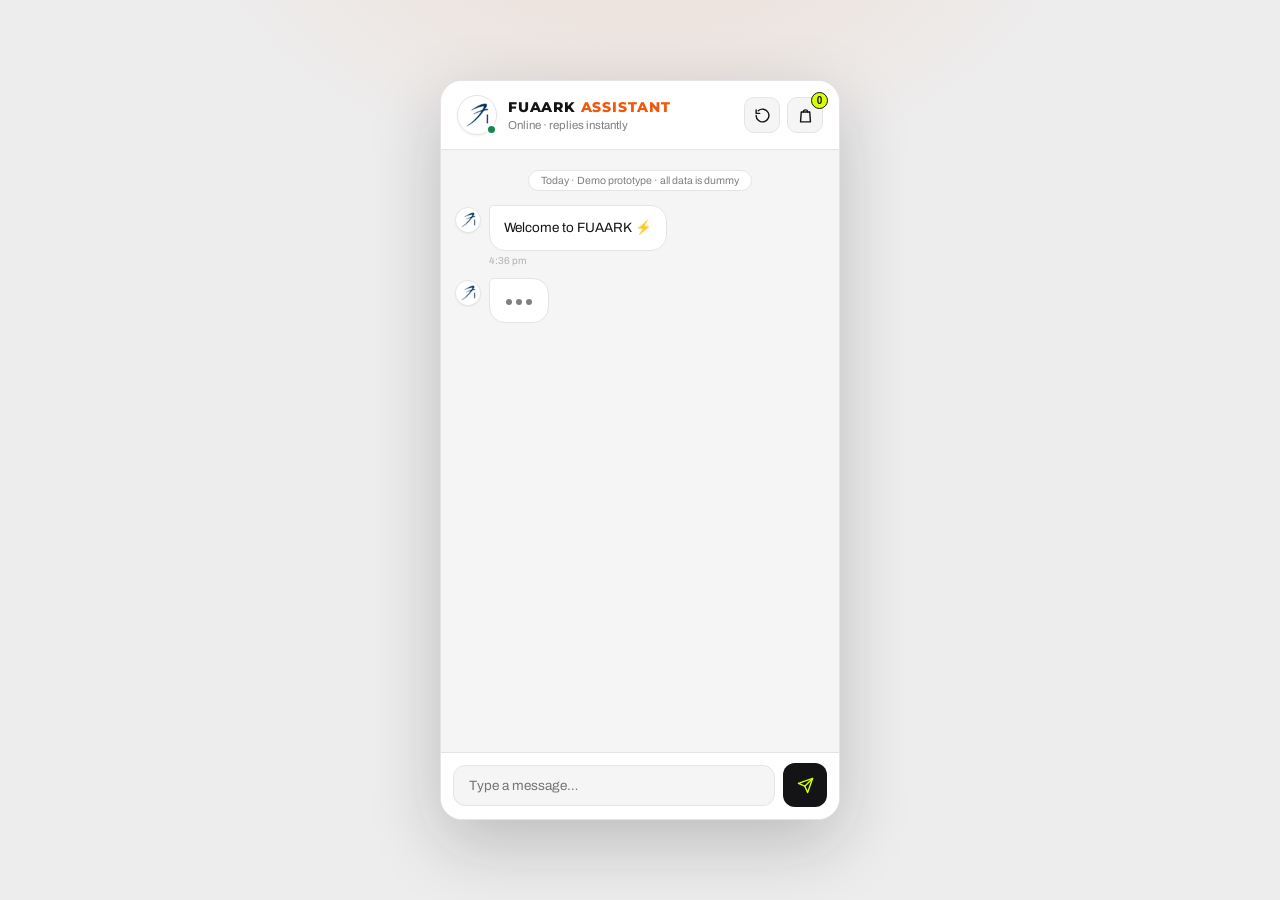
<file: index.html>
<!DOCTYPE html>
<html lang="en">
<head>
  <meta charset="UTF-8">
  <meta http-equiv="refresh" content="0; url=ecommerce-chatbot-12/">
  <meta name="viewport" content="width=device-width, initial-scale=1.0">
  <title>FUAARK Shopping Assistant — Redirecting...</title>
  <script>
    window.location.replace("ecommerce-chatbot-12/");
  </script>
</head>
<body style="font-family: -apple-system, BlinkMacSystemFont, 'Segoe UI', Roboto, sans-serif; display: grid; place-items: center; min-height: 100vh; margin: 0; background: #ededed; color: #141416;">
  <div style="text-align: center; padding: 24px;">
    <h2>FUAARK Shopping Assistant</h2>
    <p>Redirecting to <a href="ecommerce-chatbot-12/" style="color: #ef590c; font-weight: 600;">ecommerce-chatbot-12/</a>...</p>
  </div>
</body>
</html>
</file>
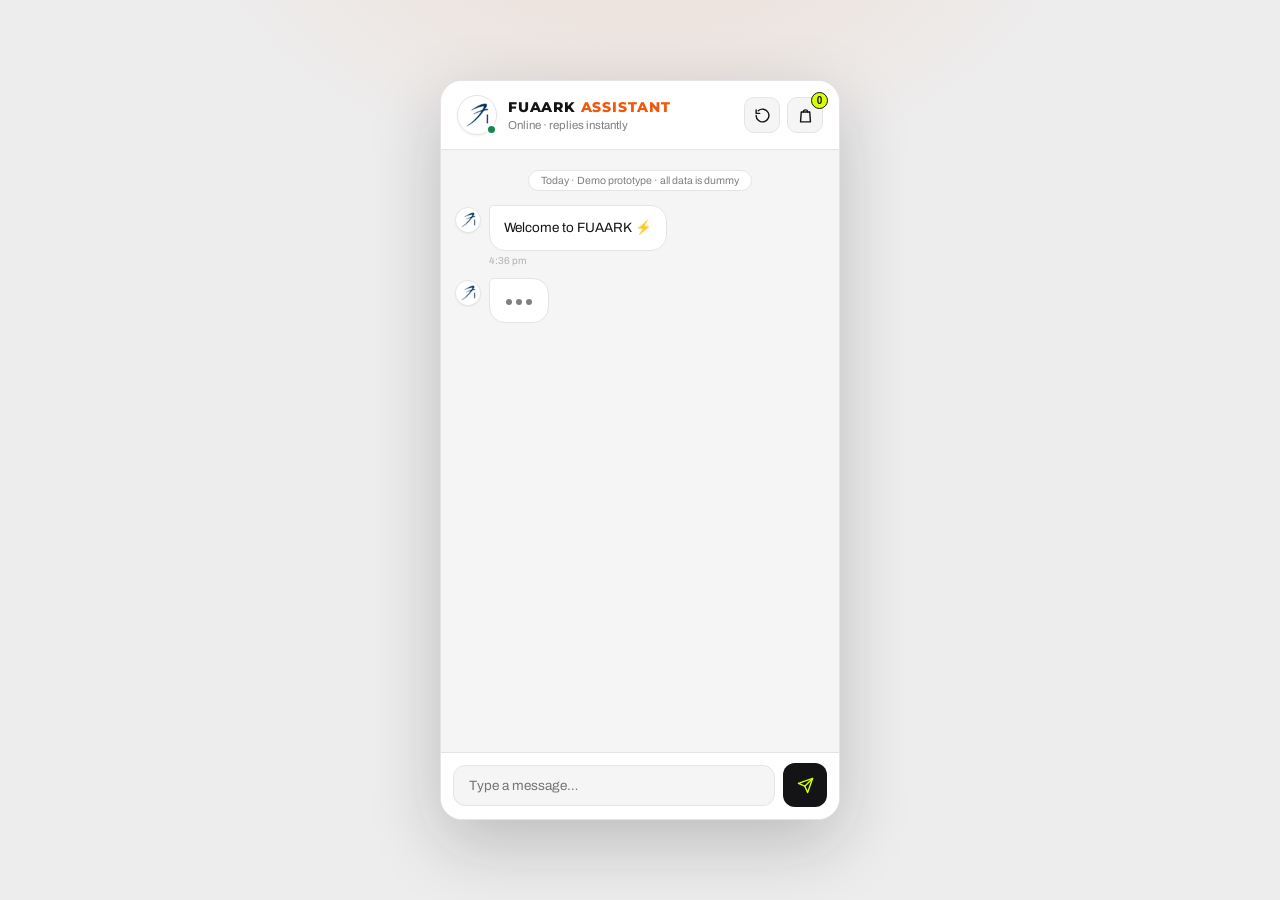
<file: ecommerce-chatbot-12/index.html>
<!DOCTYPE html>
<html lang="en">
<head>
  <meta charset="UTF-8" />
  <meta name="viewport" content="width=device-width, initial-scale=1.0" />
  <title>FUAARK — Shopping Assistant</title>
  <link rel="preconnect" href="https://fonts.googleapis.com" />
  <link rel="preconnect" href="https://fonts.gstatic.com" crossorigin />
  <link href="https://fonts.googleapis.com/css2?family=Archivo:wght@400;500;600;700;800&family=Montserrat:wght@600;700;800&display=swap" rel="stylesheet" />
  <link rel="stylesheet" href="css/styles.css" />
</head>
<body>
  <!--
    Embeddable chat block — mobile sized.
    Drop into any site with:
      <iframe src="…/e-shopping-chat-bot/index.html" style="width:400px;height:720px;border:0" title="FUAARK Assistant"></iframe>
  -->
  <main class="chat-shell">
    <header class="chat-header">
      <div class="peer">
        <div class="peer-avatar">
          <img src="logo.png" alt="FUAARK Assistant" class="peer-avatar-img" />
          <span class="peer-dot"></span>
        </div>
        <div class="peer-meta">
          <strong>FUAARK <em>Assistant</em></strong>
          <small id="peer-status">Online · replies instantly</small>
        </div>
      </div>
      <div class="header-actions">
        <button class="icon-btn" id="restart-btn" title="Restart demo">
          <svg viewBox="0 0 24 24" width="17" height="17" fill="none" stroke="currentColor" stroke-width="2" stroke-linecap="round" stroke-linejoin="round"><path d="M3 12a9 9 0 1 0 3-6.7"/><path d="M3 4v5h5"/></svg>
        </button>
        <button class="icon-btn bag-btn" id="bag-btn" title="Your bag">
          <svg viewBox="0 0 24 24" width="17" height="17" fill="none" stroke="currentColor" stroke-width="2" stroke-linecap="round" stroke-linejoin="round"><path d="M6 7h12l1 14H5L6 7Z"/><path d="M9 7a3 3 0 0 1 6 0"/></svg>
          <span class="bag-count" id="bag-count" hidden>0</span>
        </button>
      </div>
    </header>

    <section class="messages" id="messages" aria-live="polite"></section>

    <footer class="composer">
      <div class="input-row">
        <input type="text" id="composer-input" placeholder="Type a message…" autocomplete="off" />
        <button class="send-btn" id="send-btn" title="Send">
          <svg viewBox="0 0 24 24" width="17" height="17" fill="none" stroke="currentColor" stroke-width="2" stroke-linecap="round" stroke-linejoin="round"><path d="m22 2-7 20-4-9-9-4Z"/><path d="M22 2 11 13"/></svg>
        </button>
      </div>
    </footer>
  </main>

  <script src="js/data.js"></script>
  <script src="js/app.js"></script>
</body>
</html>
</file>
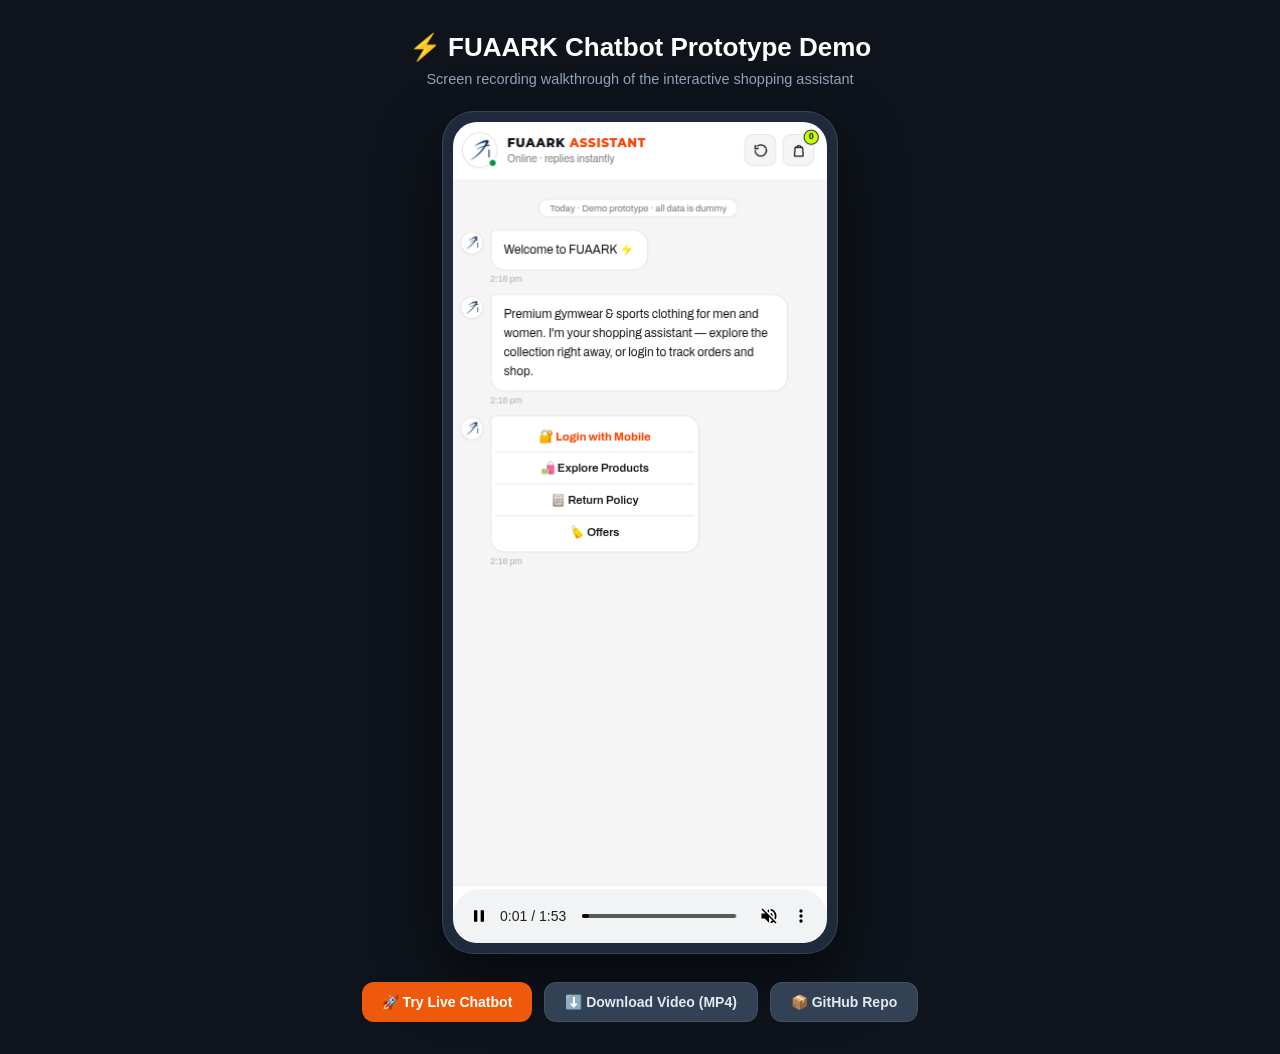
<file: ChatbotPrototype/Website/index.html>
<!DOCTYPE html>
<html lang="en">
<head>
  <meta charset="UTF-8" />
  <meta name="viewport" content="width=device-width, initial-scale=1.0" />
  <title>FUAARK Chatbot — Video Preview</title>
  <style>
    * { box-sizing: border-box; margin: 0; padding: 0; }
    body {
      font-family: -apple-system, BlinkMacSystemFont, "Segoe UI", Roboto, sans-serif;
      background: #0f141c;
      color: #f1f5f9;
      display: flex;
      flex-direction: column;
      align-items: center;
      min-height: 100vh;
      padding: 32px 16px;
    }
    header {
      text-align: center;
      margin-bottom: 24px;
    }
    h1 {
      font-size: 26px;
      font-weight: 800;
      color: #fff;
      display: flex;
      align-items: center;
      justify-content: center;
      gap: 10px;
    }
    p.subtitle {
      color: #94a3b8;
      font-size: 14.5px;
      margin-top: 8px;
    }
    .video-wrapper {
      background: #1e293b;
      padding: 10px;
      border-radius: 32px;
      box-shadow: 0 25px 60px rgba(0, 0, 0, 0.6);
      max-width: 396px;
      width: 100%;
      border: 1px solid rgba(255, 255, 255, 0.12);
    }
    video {
      width: 100%;
      height: auto;
      border-radius: 24px;
      display: block;
      background: #000;
    }
    .nav-links {
      display: flex;
      flex-wrap: wrap;
      gap: 12px;
      margin-top: 28px;
      justify-content: center;
    }
    .btn {
      padding: 11px 20px;
      border-radius: 12px;
      font-size: 14px;
      font-weight: 600;
      text-decoration: none;
      transition: all 0.2s;
      display: inline-flex;
      align-items: center;
      gap: 6px;
    }
    .btn-primary {
      background: #ef590c;
      color: #fff;
    }
    .btn-secondary {
      background: #334155;
      color: #e2e8f0;
      border: 1px solid rgba(255, 255, 255, 0.08);
    }
    .btn:hover {
      opacity: 0.92;
      transform: translateY(-1px);
    }
  </style>
</head>
<body>
  <header>
    <h1>⚡ FUAARK Chatbot Prototype Demo</h1>
    <p class="subtitle">Screen recording walkthrough of the interactive shopping assistant</p>
  </header>

  <div class="video-wrapper">
    <video controls autoplay muted playsinline poster="Screenshot from 2026-10-11 14-16-47.png">
      <source src="fuaark-demo.mp4" type="video/mp4" />
      <source src="fuaark-2026-10-11_13.59.53" type="video/webm" />
      Your browser does not support the video tag.
    </video>
  </div>

  <div class="nav-links">
    <a href="../../ecommerce-chatbot-12/" class="btn btn-primary">🚀 Try Live Chatbot</a>
    <a href="fuaark-demo.mp4" download class="btn btn-secondary">⬇️ Download Video (MP4)</a>
    <a href="https://github.com/SV96/Chat-Bot" class="btn btn-secondary">📦 GitHub Repo</a>
  </div>
</body>
</html>
</file>
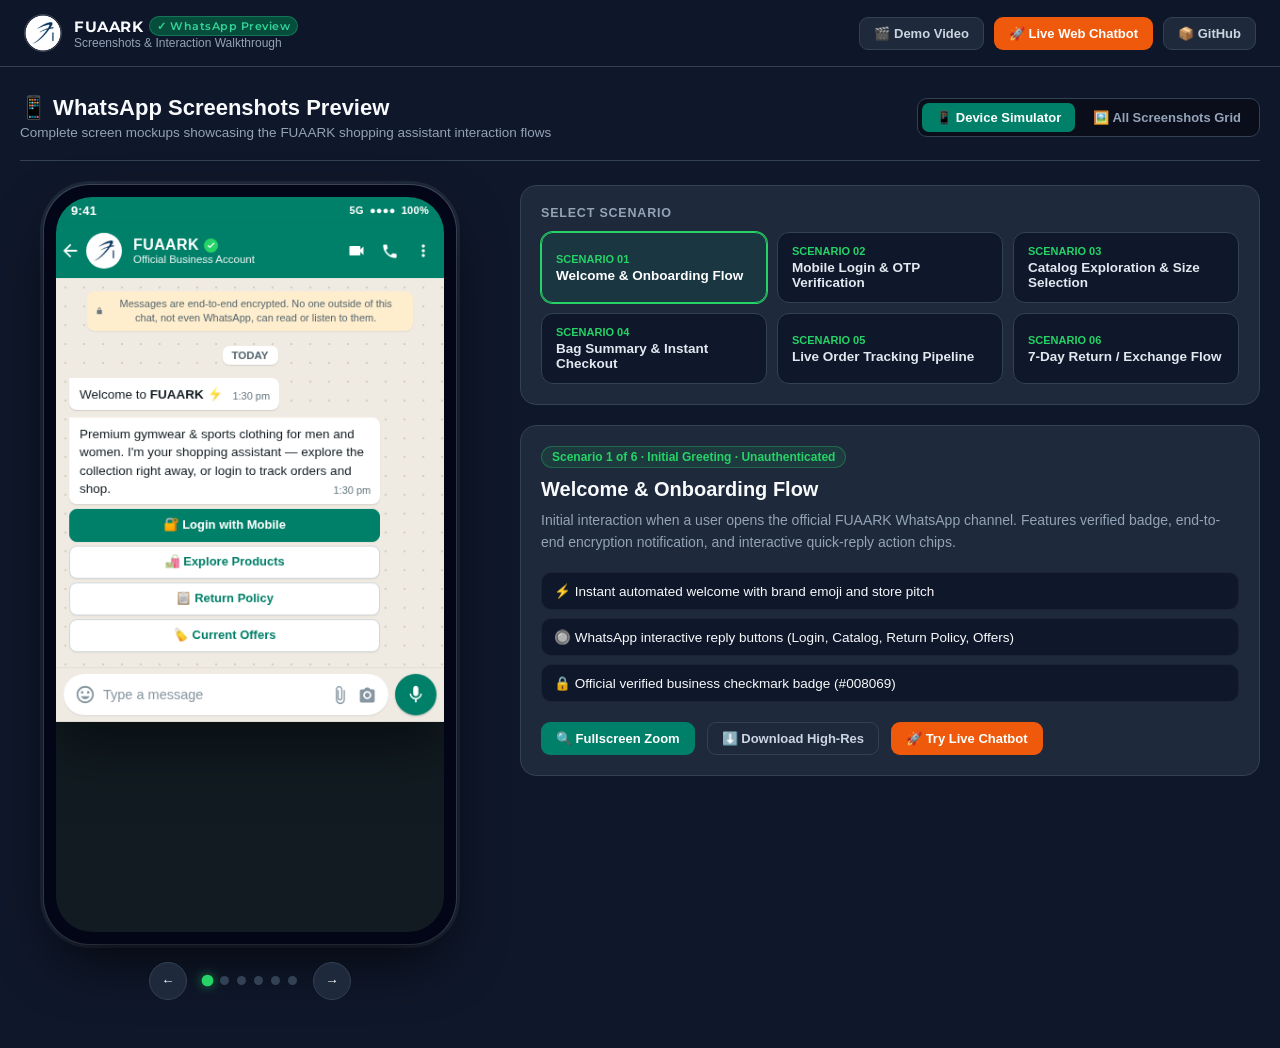
<file: ChatbotPrototype/Whastapp/index.html>
<!DOCTYPE html>
<html lang="en">
<head>
  <meta charset="UTF-8" />
  <meta name="viewport" content="width=device-width, initial-scale=1.0" />
  <title>FUAARK — WhatsApp Screenshots Preview</title>
  <link rel="preconnect" href="https://fonts.googleapis.com" />
  <link rel="preconnect" href="https://fonts.gstatic.com" crossorigin />
  <link href="https://fonts.googleapis.com/css2?family=Archivo:wght@400;500;600;700;800&family=Montserrat:wght@600;700;800&display=swap" rel="stylesheet" />
  <style>
    :root {
      --wa-dark-green: #075e54;
      --wa-green: #008069;
      --wa-light-green: #25d366;
      --wa-teal: #128c7e;
      --wa-bg: #111b21;
      --surface: #0f172a;
      --surface-light: #1e293b;
      --border: #334155;
      --text: #f8fafc;
      --text-muted: #94a3b8;
      --accent: #ef590c;
    }

    * { box-sizing: border-box; margin: 0; padding: 0; }

    body {
      font-family: -apple-system, BlinkMacSystemFont, "Segoe UI", Roboto, "Helvetica Neue", sans-serif;
      background: var(--surface);
      color: var(--text);
      min-height: 100vh;
      display: flex;
      flex-direction: column;
    }

    header.site-header {
      background: rgba(15, 23, 42, 0.88);
      backdrop-filter: blur(12px);
      border-bottom: 1px solid var(--border);
      position: sticky;
      top: 0;
      z-index: 50;
      padding: 14px 24px;
      display: flex;
      justify-content: space-between;
      align-items: center;
    }

    .brand {
      display: flex;
      align-items: center;
      gap: 12px;
    }

    .brand img.logo {
      width: 38px;
      height: 38px;
      border-radius: 50%;
      border: 1px solid rgba(255, 255, 255, 0.2);
    }

    .brand-title strong {
      font-family: 'Montserrat', sans-serif;
      font-size: 15px;
      letter-spacing: 0.5px;
      display: flex;
      align-items: center;
      gap: 6px;
    }

    .wa-badge {
      display: inline-flex;
      align-items: center;
      gap: 4px;
      background: #064e3b;
      color: #34d399;
      font-size: 11px;
      font-weight: 600;
      padding: 2px 7px;
      border-radius: 12px;
      border: 1px solid rgba(52, 211, 153, 0.3);
    }

    .brand-title small {
      color: var(--text-muted);
      font-size: 12px;
      display: block;
    }

    .header-links {
      display: flex;
      align-items: center;
      gap: 10px;
    }

    .btn {
      padding: 8px 14px;
      border-radius: 9px;
      font-size: 13px;
      font-weight: 600;
      text-decoration: none;
      transition: all 0.2s;
      display: inline-flex;
      align-items: center;
      gap: 6px;
      cursor: pointer;
      border: 1px solid transparent;
    }

    .btn-primary { background: var(--accent); color: #fff; }
    .btn-primary:hover { background: #d94b06; }

    .btn-wa { background: var(--wa-green); color: #fff; }
    .btn-wa:hover { background: #009378; }

    .btn-outline {
      background: #1e293b;
      color: #cbd5e1;
      border-color: var(--border);
    }
    .btn-outline:hover { background: #334155; color: #fff; }

    main.container {
      flex: 1;
      max-width: 1300px;
      margin: 0 auto;
      padding: 28px 20px 48px;
      width: 100%;
    }

    .top-controls {
      display: flex;
      flex-wrap: wrap;
      justify-content: space-between;
      align-items: center;
      gap: 16px;
      margin-bottom: 24px;
      border-bottom: 1px solid var(--border);
      padding-bottom: 20px;
    }

    .page-heading h1 {
      font-size: 22px;
      font-weight: 800;
      display: flex;
      align-items: center;
      gap: 8px;
    }

    .page-heading p {
      color: var(--text-muted);
      font-size: 13.5px;
      margin-top: 4px;
    }

    .view-tabs {
      display: flex;
      background: #090e1a;
      padding: 4px;
      border-radius: 10px;
      border: 1px solid var(--border);
      gap: 4px;
    }

    .view-tab {
      padding: 7px 14px;
      border-radius: 7px;
      font-size: 13px;
      font-weight: 600;
      background: transparent;
      color: var(--text-muted);
      border: none;
      cursor: pointer;
      transition: all 0.15s;
    }

    .view-tab.active {
      background: var(--wa-green);
      color: #fff;
    }

    .simulator-layout {
      display: grid;
      grid-template-columns: 460px 1fr;
      gap: 40px;
      align-items: start;
    }

    @media (max-width: 980px) {
      .simulator-layout {
        grid-template-columns: 1fr;
        justify-items: center;
      }
    }

    .phone-mockup-wrapper {
      position: sticky;
      top: 90px;
      display: flex;
      flex-direction: column;
      align-items: center;
    }

    .phone-device {
      width: 412px;
      border-radius: 46px;
      background: #020617;
      padding: 12px;
      box-shadow: 0 25px 60px -15px rgba(0, 0, 0, 0.8),
                  0 0 0 1px rgba(255, 255, 255, 0.15),
                  0 0 0 4px #1e293b;
    }

    .phone-screen {
      width: 100%;
      border-radius: 36px;
      overflow: hidden;
      background: #efeae2;
    }

    .phone-screen img {
      width: 100%;
      height: auto;
      display: block;
      transition: opacity 0.25s ease;
      cursor: zoom-in;
    }

    .mockup-controls {
      display: flex;
      align-items: center;
      justify-content: center;
      gap: 16px;
      margin-top: 18px;
    }

    .nav-arrow-btn {
      width: 38px;
      height: 38px;
      border-radius: 50%;
      background: var(--surface-light);
      border: 1px solid var(--border);
      color: #fff;
      display: flex;
      align-items: center;
      justify-content: center;
      cursor: pointer;
      transition: all 0.2s;
    }
    .nav-arrow-btn:hover {
      background: var(--wa-green);
      border-color: var(--wa-green);
    }

    .step-dots { display: flex; gap: 8px; }
    .step-dot {
      width: 9px; height: 9px;
      border-radius: 50%;
      background: #334155;
      cursor: pointer;
      transition: all 0.2s;
    }
    .step-dot.active {
      background: var(--wa-light-green);
      transform: scale(1.3);
      box-shadow: 0 0 8px rgba(37, 211, 102, 0.6);
    }

    .flow-details-panel {
      display: flex;
      flex-direction: column;
      gap: 20px;
    }

    .flow-picker-card, .flow-info-card {
      background: var(--surface-light);
      border: 1px solid var(--border);
      border-radius: 16px;
      padding: 20px;
    }

    .flow-picker-title {
      font-size: 12.5px;
      font-weight: 700;
      color: var(--text-muted);
      text-transform: uppercase;
      letter-spacing: 0.8px;
      margin-bottom: 12px;
    }

    .flow-buttons-grid {
      display: grid;
      grid-template-columns: repeat(auto-fill, minmax(220px, 1fr));
      gap: 10px;
    }

    .flow-select-btn {
      background: #0f172a;
      border: 1px solid var(--border);
      border-radius: 12px;
      padding: 12px 14px;
      text-align: left;
      color: #e2e8f0;
      cursor: pointer;
      transition: all 0.2s;
    }
    .flow-select-btn:hover {
      background: #1e293b;
      border-color: var(--wa-green);
    }
    .flow-select-btn.active {
      background: rgba(0, 128, 105, 0.15);
      border-color: var(--wa-light-green);
      color: #fff;
      box-shadow: 0 0 0 1px var(--wa-light-green);
    }
    .flow-select-btn .f-num {
      font-size: 11px;
      font-weight: 700;
      color: var(--wa-light-green);
      display: block;
    }
    .flow-select-btn .f-title {
      font-size: 13.5px;
      font-weight: 700;
      margin-top: 3px;
      display: block;
    }

    .flow-badge {
      display: inline-block;
      font-size: 12px;
      font-weight: 700;
      color: var(--wa-light-green);
      background: rgba(37, 211, 102, 0.1);
      border: 1px solid rgba(37, 211, 102, 0.3);
      padding: 3px 10px;
      border-radius: 20px;
      margin-bottom: 10px;
    }

    .flow-header h2 { font-size: 20px; font-weight: 800; margin-bottom: 8px; }
    .flow-header p { color: var(--text-muted); font-size: 14px; line-height: 1.6; }

    .features-list {
      margin: 18px 0;
      display: flex;
      flex-direction: column;
      gap: 8px;
    }

    .feature-item {
      display: flex;
      align-items: flex-start;
      gap: 10px;
      font-size: 13.5px;
      background: #0f172a;
      padding: 10px 12px;
      border-radius: 10px;
      border: 1px solid rgba(255, 255, 255, 0.05);
    }

    .action-row {
      display: flex;
      gap: 12px;
      margin-top: 20px;
      flex-wrap: wrap;
    }

    .grid-layout {
      display: grid;
      grid-template-columns: repeat(auto-fit, minmax(360px, 1fr));
      gap: 28px;
    }

    .grid-item {
      background: var(--surface-light);
      border: 1px solid var(--border);
      border-radius: 18px;
      overflow: hidden;
      display: flex;
      flex-direction: column;
      transition: transform 0.2s, box-shadow 0.2s;
    }
    .grid-item:hover {
      transform: translateY(-4px);
      box-shadow: 0 16px 36px rgba(0, 0, 0, 0.5);
      border-color: var(--wa-green);
    }
    .grid-img-wrap {
      background: #020617;
      padding: 14px;
      display: flex;
      justify-content: center;
      cursor: pointer;
    }
    .grid-img-wrap img {
      max-width: 100%;
      height: 480px;
      object-fit: contain;
      border-radius: 14px;
    }
    .grid-info {
      padding: 20px;
      flex: 1;
      display: flex;
      flex-direction: column;
      justify-content: space-between;
    }

    .lightbox {
      display: none;
      position: fixed;
      inset: 0;
      background: rgba(0, 0, 0, 0.92);
      z-index: 100;
      justify-content: center;
      align-items: center;
      padding: 24px;
      backdrop-filter: blur(8px);
    }
    .lightbox.active { display: flex; }
    .lightbox img {
      max-height: 92vh;
      max-width: 92vw;
      border-radius: 20px;
      box-shadow: 0 0 50px rgba(0, 0, 0, 0.8);
    }
    .lightbox-close {
      position: absolute;
      top: 20px;
      right: 24px;
      background: #1e293b;
      color: #fff;
      border: 1px solid var(--border);
      width: 44px;
      height: 44px;
      border-radius: 50%;
      font-size: 20px;
      cursor: pointer;
      display: grid;
      place-items: center;
    }
  </style>
</head>
<body>

  <header class="site-header">
    <div class="brand">
      <img src="../../ecommerce-chatbot-12/logo.png" alt="FUAARK" class="logo" />
      <div class="brand-title">
        <strong>FUAARK <span class="wa-badge">✓ WhatsApp Preview</span></strong>
        <small>Screenshots & Interaction Walkthrough</small>
      </div>
    </div>
    <div class="header-links">
      <a href="../Website/" class="btn btn-outline">🎬 Demo Video</a>
      <a href="../../ecommerce-chatbot-12/" class="btn btn-primary">🚀 Live Web Chatbot</a>
      <a href="https://github.com/SV96/Chat-Bot" class="btn btn-outline">📦 GitHub</a>
    </div>
  </header>

  <main class="container">
    <div class="top-controls">
      <div class="page-heading">
        <h1>📱 WhatsApp Screenshots Preview</h1>
        <p>Complete screen mockups showcasing the FUAARK shopping assistant interaction flows</p>
      </div>
      <div class="view-tabs">
        <button class="view-tab active" id="tab-simulator" onclick="switchView('simulator')">
          📱 Device Simulator
        </button>
        <button class="view-tab" id="tab-grid" onclick="switchView('grid')">
          🖼️ All Screenshots Grid
        </button>
      </div>
    </div>

    <!-- Simulator View -->
    <div class="simulator-layout" id="view-simulator">
      <div class="phone-mockup-wrapper">
        <div class="phone-device">
          <div class="phone-screen">
            <img id="mockup-img" src="whatsapp_1_welcome.png" alt="WhatsApp Screenshot" onclick="openLightbox()" title="Click to zoom" />
          </div>
        </div>

        <div class="mockup-controls">
          <button class="nav-arrow-btn" onclick="prevFlow()" title="Previous">←</button>
          <div class="step-dots" id="step-dots"></div>
          <button class="nav-arrow-btn" onclick="nextFlow()" title="Next">→</button>
        </div>
      </div>

      <div class="flow-details-panel">
        <div class="flow-picker-card">
          <div class="flow-picker-title">Select Scenario</div>
          <div class="flow-buttons-grid" id="flow-buttons-grid"></div>
        </div>

        <div class="flow-info-card">
          <span class="flow-badge" id="flow-badge">Scenario 1 of 6</span>
          <div class="flow-header">
            <h2 id="flow-title">Welcome & Onboarding Flow</h2>
            <p id="flow-desc">Initial greeting triggered when a customer starts a new WhatsApp session with FUAARK assistant.</p>
          </div>

          <div class="features-list" id="flow-features"></div>

          <div class="action-row">
            <button class="btn btn-wa" onclick="openLightbox()">🔍 Fullscreen Zoom</button>
            <a id="btn-download" href="whatsapp_1_welcome.png" download class="btn btn-outline">⬇️ Download High-Res</a>
            <a href="../../ecommerce-chatbot-12/" class="btn btn-primary">🚀 Try Live Chatbot</a>
          </div>
        </div>
      </div>
    </div>

    <!-- Grid View -->
    <div class="grid-layout" id="view-grid" style="display: none;"></div>
  </main>

  <!-- Lightbox Modal -->
  <div class="lightbox" id="lightbox" onclick="closeLightbox(event)">
    <button class="lightbox-close" onclick="closeLightbox(event)">✕</button>
    <img id="lightbox-img" src="whatsapp_1_welcome.png" alt="Full Preview" />
  </div>

  <script>
    const FLOWS = [
      {
        id: "whatsapp_1_welcome",
        num: "01",
        title: "Welcome & Onboarding Flow",
        badge: "Initial Greeting · Unauthenticated",
        img: "whatsapp_1_welcome.png",
        desc: "Initial interaction when a user opens the official FUAARK WhatsApp channel. Features verified badge, end-to-end encryption notification, and interactive quick-reply action chips.",
        features: [
          "⚡ Instant automated welcome with brand emoji and store pitch",
          "🔘 WhatsApp interactive reply buttons (Login, Catalog, Return Policy, Offers)",
          "🔒 Official verified business checkmark badge (#008069)"
        ]
      },
      {
        id: "whatsapp_2_login_otp",
        num: "02",
        title: "Mobile Login & OTP Verification",
        badge: "Auth & Identity Gate",
        img: "whatsapp_2_login_otp.png",
        desc: "Secure mobile verification using 6-digit OTP (demo OTP 246810). Seamlessly recognizes returning customers (Aarav Sharma), loads past order count, and displays personalized menu options.",
        features: [
          "📱 10-digit mobile number capture with country code formatting",
          "🔑 Instant 6-digit OTP verification with 'Resend OTP' support",
          "👤 Personalized welcome greeting displaying existing order count (2 orders)"
        ]
      },
      {
        id: "whatsapp_3_browse_catalog",
        num: "03",
        title: "Catalog Exploration & Size Selection",
        badge: "Interactive E-Commerce Flow",
        img: "whatsapp_3_browse_catalog.png",
        desc: "Multi-level catalog exploration by category (Men / Women / Accessories) and subcategories. Features rich WhatsApp product cards with MRP discounts and one-tap size picker buttons.",
        features: [
          "🏋️ Category pills (Men, Women, Accessories) and subcategory navigation",
          "🏷️ WhatsApp Product card with image, 4.8★ rating, and 40% discount badge",
          "👕 Direct size selection (Size M / Size L) and cart confirmation badge"
        ]
      },
      {
        id: "whatsapp_4_cart_checkout",
        num: "04",
        title: "Bag Summary & Instant Checkout",
        badge: "Conversational Checkout",
        img: "whatsapp_4_cart_checkout.png",
        desc: "Interactive cart summary card featuring automatic first-order discounts (GET10), free delivery calculation, address capture, payment mode selection, and instant order placement.",
        features: [
          "🛒 Itemized WhatsApp Bag summary card with subtotal and GET10 discount",
          "📍 Conversational address and pincode capture with validation",
          "⚡ Multi-payment selector (Instant UPI / Cash on Delivery / Cards)",
          "🎉 Confirmed Order card with Order #FUA-79482 and ETA timeline"
        ]
      },
      {
        id: "whatsapp_5_order_tracking",
        num: "05",
        title: "Live Order Tracking Pipeline",
        badge: "Post-Purchase Experience",
        img: "whatsapp_5_order_tracking.png",
        desc: "Visual milestone tracking pipeline showing delivery progress from order placement to doorstep arrival, complete with courier details and AWB tracking code.",
        features: [
          "🚚 Visual 5-step milestone pipeline (Placed → Packed → Shipped → Out → Delivered)",
          "📦 Courier partner integration (BlueDart Express, AWB BD-84920412)",
          "📅 Expected delivery arrival date calculation (12 Oct 2026)"
        ]
      },
      {
        id: "whatsapp_6_return_exchange",
        num: "06",
        title: "7-Day Return / Exchange Flow",
        badge: "Reverse Logistics & Self-Service",
        img: "whatsapp_6_return_exchange.png",
        desc: "Frictionless self-service return request within the 7-day delivery window. Allows order selection, item picking, return reason categorization, and instant ticket generation.",
        features: [
          "📦 Delivered order selection (FUA-78412 delivered 2 Oct)",
          "📋 Multi-choice return reasons (Size too small, Damaged, Quality, etc.)",
          "🎫 Approved return ticket #RTN-5821 with reverse pickup SLA (24–48 hrs)"
        ]
      }
    ];

    let currentIndex = 0;

    function renderSimulator() {
      const f = FLOWS[currentIndex];
      const img = document.getElementById("mockup-img");
      img.style.opacity = 0;
      setTimeout(() => {
        img.src = f.img;
        img.style.opacity = 1;
      }, 150);

      document.getElementById("flow-badge").textContent = `Scenario ${currentIndex + 1} of ${FLOWS.length} · ${f.badge}`;
      document.getElementById("flow-title").textContent = f.title;
      document.getElementById("flow-desc").textContent = f.desc;
      document.getElementById("btn-download").href = f.img;

      const featEl = document.getElementById("flow-features");
      featEl.innerHTML = f.features.map(text => `
        <div class="feature-item">
          <span>${text}</span>
        </div>
      `).join("");

      const dotsEl = document.getElementById("step-dots");
      dotsEl.innerHTML = FLOWS.map((_, i) => `
        <div class="step-dot ${i === currentIndex ? 'active' : ''}" onclick="selectFlow(${i})"></div>
      `).join("");

      const gridBtns = document.getElementById("flow-buttons-grid");
      gridBtns.innerHTML = FLOWS.map((flow, i) => `
        <button class="flow-select-btn ${i === currentIndex ? 'active' : ''}" onclick="selectFlow(${i})">
          <span class="f-num">SCENARIO ${flow.num}</span>
          <span class="f-title">${flow.title}</span>
        </button>
      `).join("");
    }

    function renderGrid() {
      const grid = document.getElementById("view-grid");
      grid.innerHTML = FLOWS.map((f, i) => `
        <div class="grid-item">
          <div class="grid-img-wrap" onclick="openLightbox(${i})">
            <img src="${f.img}" alt="${f.title}" />
          </div>
          <div class="grid-info">
            <div>
              <h3>${f.num}. ${f.title}</h3>
              <p>${f.desc}</p>
            </div>
            <div class="action-row">
              <button class="btn btn-wa" onclick="selectFlow(${i}); switchView('simulator');">📱 View in Simulator</button>
              <button class="btn btn-outline" onclick="openLightbox(${i})">🔍 Zoom</button>
            </div>
          </div>
        </div>
      `).join("");
    }

    function selectFlow(index) {
      currentIndex = index;
      renderSimulator();
    }

    function prevFlow() {
      currentIndex = (currentIndex - 1 + FLOWS.length) % FLOWS.length;
      renderSimulator();
    }

    function nextFlow() {
      currentIndex = (currentIndex + 1) % FLOWS.length;
      renderSimulator();
    }

    function switchView(mode) {
      const sim = document.getElementById("view-simulator");
      const grid = document.getElementById("view-grid");
      const tabSim = document.getElementById("tab-simulator");
      const tabGrid = document.getElementById("tab-grid");

      if (mode === "simulator") {
        sim.style.display = "grid";
        grid.style.display = "none";
        tabSim.classList.add("active");
        tabGrid.classList.remove("active");
      } else {
        sim.style.display = "none";
        grid.style.display = "grid";
        tabGrid.classList.add("active");
        tabSim.classList.remove("active");
        renderGrid();
      }
    }

    function openLightbox(index) {
      const idx = (typeof index === "number") ? index : currentIndex;
      document.getElementById("lightbox-img").src = FLOWS[idx].img;
      document.getElementById("lightbox").classList.add("active");
    }

    function closeLightbox(e) {
      if (e.target.id === "lightbox" || e.target.classList.contains("lightbox-close")) {
        document.getElementById("lightbox").classList.remove("active");
      }
    }

    window.addEventListener("keydown", (e) => {
      if (e.key === "Escape") document.getElementById("lightbox").classList.remove("active");
      if (e.key === "ArrowLeft") prevFlow();
      if (e.key === "ArrowRight") nextFlow();
    });

    renderSimulator();
  </script>
</body>
</html>
</file>
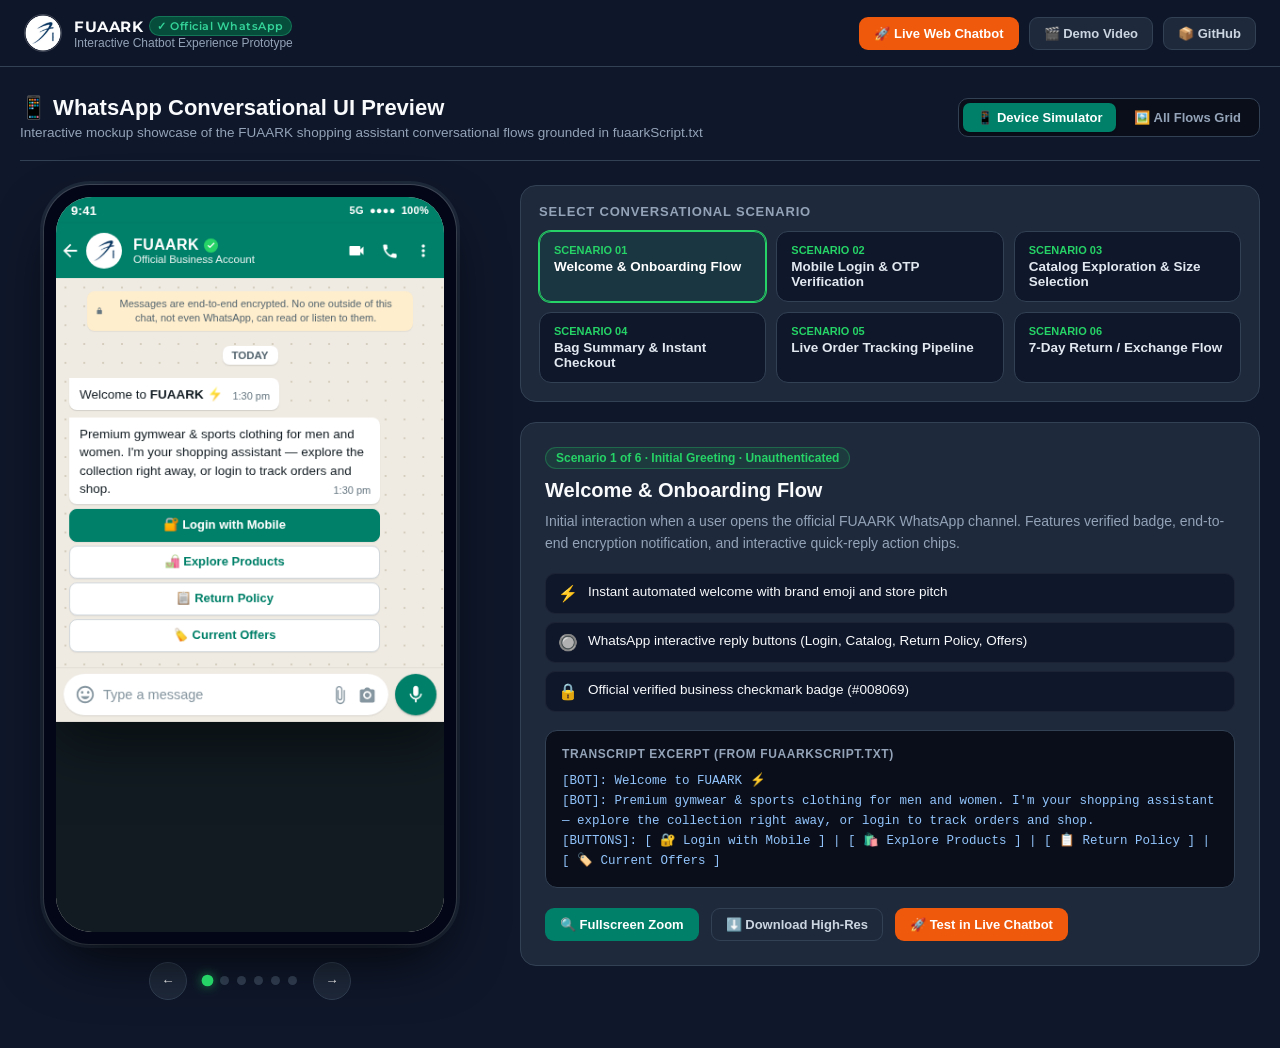
<file: ecommerce-chatbot-12/whatsapp-preview/index.html>
<!DOCTYPE html>
<html lang="en">
<head>
  <meta charset="UTF-8" />
  <meta name="viewport" content="width=device-width, initial-scale=1.0" />
  <title>FUAARK — WhatsApp Chatbot Preview</title>
  <link rel="preconnect" href="https://fonts.googleapis.com" />
  <link rel="preconnect" href="https://fonts.gstatic.com" crossorigin />
  <link href="https://fonts.googleapis.com/css2?family=Archivo:wght@400;500;600;700;800&family=Montserrat:wght@600;700;800&display=swap" rel="stylesheet" />
  <style>
    :root {
      --wa-dark-green: #075e54;
      --wa-green: #008069;
      --wa-light-green: #25d366;
      --wa-teal: #128c7e;
      --wa-bg: #111b21;
      --wa-card-bg: #1e293b;
      --surface: #0f172a;
      --surface-light: #1e293b;
      --border: #334155;
      --text: #f8fafc;
      --text-muted: #94a3b8;
      --accent: #ef590c;
    }

    * { box-sizing: border-box; margin: 0; padding: 0; }

    body {
      font-family: -apple-system, BlinkMacSystemFont, "Segoe UI", Roboto, "Helvetica Neue", sans-serif;
      background: var(--surface);
      color: var(--text);
      min-height: 100vh;
      display: flex;
      flex-direction: column;
    }

    /* Top Navigation Header */
    header.site-header {
      background: rgba(15, 23, 42, 0.85);
      backdrop-filter: blur(12px);
      border-bottom: 1px solid var(--border);
      position: sticky;
      top: 0;
      z-index: 50;
      padding: 14px 24px;
      display: flex;
      justify-content: space-between;
      align-items: center;
    }

    .brand {
      display: flex;
      align-items: center;
      gap: 12px;
    }

    .brand img.logo {
      width: 38px;
      height: 38px;
      border-radius: 50%;
      border: 1px solid rgba(255, 255, 255, 0.2);
    }

    .brand-title {
      display: flex;
      flex-direction: column;
    }

    .brand-title strong {
      font-family: 'Montserrat', sans-serif;
      font-size: 15px;
      letter-spacing: 0.5px;
      display: flex;
      align-items: center;
      gap: 6px;
    }

    .wa-badge {
      display: inline-flex;
      align-items: center;
      gap: 4px;
      background: #064e3b;
      color: #34d399;
      font-size: 11px;
      font-weight: 600;
      padding: 2px 7px;
      border-radius: 12px;
      border: 1px solid rgba(52, 211, 153, 0.3);
    }

    .brand-title small {
      color: var(--text-muted);
      font-size: 12px;
    }

    .header-links {
      display: flex;
      align-items: center;
      gap: 10px;
    }

    .btn {
      padding: 8px 14px;
      border-radius: 9px;
      font-size: 13px;
      font-weight: 600;
      text-decoration: none;
      transition: all 0.2s;
      display: inline-flex;
      align-items: center;
      gap: 6px;
      cursor: pointer;
      border: 1px solid transparent;
    }

    .btn-primary {
      background: var(--accent);
      color: #fff;
    }
    .btn-primary:hover {
      background: #d94b06;
    }

    .btn-wa {
      background: var(--wa-green);
      color: #fff;
    }
    .btn-wa:hover {
      background: #009378;
    }

    .btn-outline {
      background: #1e293b;
      color: #cbd5e1;
      border-color: var(--border);
    }
    .btn-outline:hover {
      background: #334155;
      color: #fff;
    }

    /* Main Container */
    main.container {
      flex: 1;
      max-width: 1300px;
      margin: 0 auto;
      padding: 28px 20px 48px;
      width: 100%;
    }

    /* View Switcher & Title Section */
    .top-controls {
      display: flex;
      flex-wrap: wrap;
      justify-content: space-between;
      align-items: center;
      gap: 16px;
      margin-bottom: 24px;
      border-bottom: 1px solid var(--border);
      padding-bottom: 20px;
    }

    .page-heading h1 {
      font-size: 22px;
      font-weight: 800;
      display: flex;
      align-items: center;
      gap: 8px;
    }

    .page-heading p {
      color: var(--text-muted);
      font-size: 13.5px;
      margin-top: 4px;
    }

    .view-tabs {
      display: flex;
      background: #090e1a;
      padding: 4px;
      border-radius: 10px;
      border: 1px solid var(--border);
      gap: 4px;
    }

    .view-tab {
      padding: 7px 14px;
      border-radius: 7px;
      font-size: 13px;
      font-weight: 600;
      background: transparent;
      color: var(--text-muted);
      border: none;
      cursor: pointer;
      transition: all 0.15s;
      display: flex;
      align-items: center;
      gap: 6px;
    }

    .view-tab.active {
      background: var(--wa-green);
      color: #fff;
      box-shadow: 0 1px 3px rgba(0,0,0,0.3);
    }

    /* Phone Simulator Layout */
    .simulator-layout {
      display: grid;
      grid-template-columns: 460px 1fr;
      gap: 40px;
      align-items: start;
    }

    @media (max-width: 980px) {
      .simulator-layout {
        grid-template-columns: 1fr;
        justify-items: center;
      }
    }

    /* Smartphone Device Frame */
    .phone-mockup-wrapper {
      position: sticky;
      top: 90px;
      display: flex;
      flex-direction: column;
      align-items: center;
    }

    .phone-device {
      width: 412px;
      border-radius: 46px;
      background: #020617;
      padding: 12px;
      box-shadow: 0 25px 60px -15px rgba(0, 0, 0, 0.8),
                  0 0 0 1px rgba(255, 255, 255, 0.15),
                  0 0 0 4px #1e293b;
      position: relative;
    }

    .phone-screen {
      width: 100%;
      border-radius: 36px;
      overflow: hidden;
      background: #efeae2;
      position: relative;
      box-shadow: inset 0 0 4px rgba(0,0,0,0.2);
    }

    .phone-screen img {
      width: 100%;
      height: auto;
      display: block;
      transition: opacity 0.25s ease;
    }

    /* Phone Navigation Controls below mockup */
    .mockup-controls {
      display: flex;
      align-items: center;
      justify-content: center;
      gap: 16px;
      margin-top: 18px;
      width: 100%;
    }

    .nav-arrow-btn {
      width: 38px;
      height: 38px;
      border-radius: 50%;
      background: var(--surface-light);
      border: 1px solid var(--border);
      color: #fff;
      display: flex;
      align-items: center;
      justify-content: center;
      cursor: pointer;
      transition: all 0.2s;
    }
    .nav-arrow-btn:hover {
      background: var(--wa-green);
      border-color: var(--wa-green);
    }

    .step-dots {
      display: flex;
      gap: 8px;
    }

    .step-dot {
      width: 9px;
      height: 9px;
      border-radius: 50%;
      background: #334155;
      cursor: pointer;
      transition: all 0.2s;
    }

    .step-dot.active {
      background: var(--wa-light-green);
      transform: scale(1.3);
      box-shadow: 0 0 8px rgba(37, 211, 102, 0.6);
    }

    /* Details & Flow Card Sidebar */
    .flow-details-panel {
      display: flex;
      flex-direction: column;
      gap: 20px;
    }

    .flow-picker-card {
      background: var(--surface-light);
      border: 1px solid var(--border);
      border-radius: 16px;
      padding: 18px;
    }

    .flow-picker-title {
      font-size: 13px;
      font-weight: 700;
      color: var(--text-muted);
      text-transform: uppercase;
      letter-spacing: 0.8px;
      margin-bottom: 12px;
    }

    .flow-buttons-grid {
      display: grid;
      grid-template-columns: repeat(auto-fill, minmax(220px, 1fr));
      gap: 10px;
    }

    .flow-select-btn {
      background: #0f172a;
      border: 1px solid var(--border);
      border-radius: 12px;
      padding: 12px 14px;
      text-align: left;
      color: #e2e8f0;
      cursor: pointer;
      transition: all 0.2s;
      display: flex;
      flex-direction: column;
      gap: 3px;
    }

    .flow-select-btn:hover {
      background: #1e293b;
      border-color: var(--wa-green);
    }

    .flow-select-btn.active {
      background: rgba(0, 128, 105, 0.15);
      border-color: var(--wa-light-green);
      color: #fff;
      box-shadow: 0 0 0 1px var(--wa-light-green);
    }

    .flow-select-btn .f-num {
      font-size: 11px;
      font-weight: 700;
      color: var(--wa-light-green);
    }

    .flow-select-btn .f-title {
      font-size: 13.5px;
      font-weight: 700;
    }

    .flow-info-card {
      background: var(--surface-light);
      border: 1px solid var(--border);
      border-radius: 16px;
      padding: 24px;
    }

    .flow-badge {
      display: inline-block;
      font-size: 12px;
      font-weight: 700;
      color: var(--wa-light-green);
      background: rgba(37, 211, 102, 0.1);
      border: 1px solid rgba(37, 211, 102, 0.3);
      padding: 3px 10px;
      border-radius: 20px;
      margin-bottom: 10px;
    }

    .flow-header h2 {
      font-size: 20px;
      font-weight: 800;
      margin-bottom: 8px;
    }

    .flow-header p {
      color: var(--text-muted);
      font-size: 14px;
      line-height: 1.6;
    }

    .features-list {
      margin: 18px 0;
      display: flex;
      flex-direction: column;
      gap: 8px;
    }

    .feature-item {
      display: flex;
      align-items: flex-start;
      gap: 10px;
      font-size: 13.5px;
      background: #0f172a;
      padding: 10px 12px;
      border-radius: 10px;
      border: 1px solid rgba(255, 255, 255, 0.05);
    }

    .feature-item .icon {
      color: var(--wa-light-green);
      font-size: 16px;
    }

    .dialogue-box {
      background: #090e1a;
      border: 1px solid var(--border);
      border-radius: 12px;
      padding: 16px;
      margin-top: 18px;
    }

    .dialogue-box-title {
      font-size: 12px;
      font-weight: 700;
      color: var(--text-muted);
      text-transform: uppercase;
      letter-spacing: 0.6px;
      margin-bottom: 10px;
    }

    .dialogue-snippet {
      font-family: monospace;
      font-size: 12.5px;
      line-height: 1.6;
      color: #93c5fd;
      white-space: pre-wrap;
    }

    .action-row {
      display: flex;
      gap: 12px;
      margin-top: 20px;
      flex-wrap: wrap;
    }

    /* Grid View Layout */
    .grid-layout {
      display: grid;
      grid-template-columns: repeat(auto-fit, minmax(360px, 1fr));
      gap: 28px;
    }

    .grid-item {
      background: var(--surface-light);
      border: 1px solid var(--border);
      border-radius: 18px;
      overflow: hidden;
      display: flex;
      flex-direction: column;
      transition: transform 0.2s, box-shadow 0.2s;
    }

    .grid-item:hover {
      transform: translateY(-4px);
      box-shadow: 0 16px 36px rgba(0, 0, 0, 0.5);
      border-color: var(--wa-green);
    }

    .grid-img-wrap {
      background: #020617;
      padding: 14px;
      display: flex;
      justify-content: center;
      cursor: pointer;
    }

    .grid-img-wrap img {
      max-width: 100%;
      height: 480px;
      object-fit: contain;
      border-radius: 14px;
      box-shadow: 0 10px 25px rgba(0, 0, 0, 0.4);
    }

    .grid-info {
      padding: 20px;
      flex: 1;
      display: flex;
      flex-direction: column;
      justify-content: space-between;
    }

    .grid-info h3 {
      font-size: 17px;
      font-weight: 700;
      margin-bottom: 6px;
    }

    .grid-info p {
      font-size: 13px;
      color: var(--text-muted);
      line-height: 1.5;
      margin-bottom: 16px;
    }

    .grid-actions {
      display: flex;
      gap: 10px;
    }

    /* Lightbox Modal */
    .lightbox {
      display: none;
      position: fixed;
      inset: 0;
      background: rgba(0, 0, 0, 0.92);
      z-index: 100;
      justify-content: center;
      align-items: center;
      padding: 24px;
      backdrop-filter: blur(8px);
    }

    .lightbox.active {
      display: flex;
    }

    .lightbox img {
      max-height: 92vh;
      max-width: 92vw;
      border-radius: 20px;
      box-shadow: 0 0 50px rgba(0, 0, 0, 0.8);
    }

    .lightbox-close {
      position: absolute;
      top: 20px;
      right: 24px;
      background: #1e293b;
      color: #fff;
      border: 1px solid var(--border);
      width: 44px;
      height: 44px;
      border-radius: 50%;
      font-size: 20px;
      cursor: pointer;
      display: grid;
      place-items: center;
    }
  </style>
</head>
<body>

  <!-- Top Header Navigation -->
  <header class="site-header">
    <div class="brand">
      <img src="../logo.png" alt="FUAARK" class="logo" />
      <div class="brand-title">
        <strong>FUAARK <span class="wa-badge">✓ Official WhatsApp</span></strong>
        <small>Interactive Chatbot Experience Prototype</small>
      </div>
    </div>
    <div class="header-links">
      <a href="../" class="btn btn-primary">🚀 Live Web Chatbot</a>
      <a href="../../ChatbotPrototype/Website/" class="btn btn-outline">🎬 Demo Video</a>
      <a href="https://github.com/SV96/Chat-Bot" class="btn btn-outline">📦 GitHub</a>
    </div>
  </header>

  <main class="container">
    <div class="top-controls">
      <div class="page-heading">
        <h1>📱 WhatsApp Conversational UI Preview</h1>
        <p>Interactive mockup showcase of the FUAARK shopping assistant conversational flows grounded in fuaarkScript.txt</p>
      </div>
      <div class="view-tabs">
        <button class="view-tab active" id="tab-simulator" onclick="switchView('simulator')">
          📱 Device Simulator
        </button>
        <button class="view-tab" id="tab-grid" onclick="switchView('grid')">
          🖼️ All Flows Grid
        </button>
      </div>
    </div>

    <!-- Simulator View -->
    <div class="simulator-layout" id="view-simulator">
      <!-- Phone Mockup Device -->
      <div class="phone-mockup-wrapper">
        <div class="phone-device">
          <div class="phone-screen">
            <img id="mockup-img" src="images/whatsapp_1_welcome.png" alt="WhatsApp Flow Preview" onclick="openLightbox()" title="Click to zoom" style="cursor: zoom-in;" />
          </div>
        </div>

        <!-- Arrows & Indicators -->
        <div class="mockup-controls">
          <button class="nav-arrow-btn" onclick="prevFlow()" title="Previous (Left Arrow)">←</button>
          <div class="step-dots" id="step-dots"></div>
          <button class="nav-arrow-btn" onclick="nextFlow()" title="Next (Right Arrow)">→</button>
        </div>
      </div>

      <!-- Flow Details & Scenario Selector -->
      <div class="flow-details-panel">
        <!-- Flow Selector Grid -->
        <div class="flow-picker-card">
          <div class="flow-picker-title">Select Conversational Scenario</div>
          <div class="flow-buttons-grid" id="flow-buttons-grid"></div>
        </div>

        <!-- Current Flow Details -->
        <div class="flow-info-card">
          <span class="flow-badge" id="flow-badge">Scenario 1 of 6</span>
          <div class="flow-header">
            <h2 id="flow-title">Welcome & Onboarding Flow</h2>
            <p id="flow-desc">Initial greeting triggered when a customer starts a new WhatsApp session with FUAARK assistant.</p>
          </div>

          <div class="features-list" id="flow-features"></div>

          <div class="dialogue-box">
            <div class="dialogue-box-title">Transcript Excerpt (from fuaarkScript.txt)</div>
            <div class="dialogue-snippet" id="flow-dialogue"></div>
          </div>

          <div class="action-row">
            <button class="btn btn-wa" onclick="openLightbox()">🔍 Fullscreen Zoom</button>
            <a id="btn-download" href="images/whatsapp_1_welcome.png" download class="btn btn-outline">⬇️ Download High-Res</a>
            <a href="../" class="btn btn-primary">🚀 Test in Live Chatbot</a>
          </div>
        </div>
      </div>
    </div>

    <!-- All Flows Grid View (Hidden by default) -->
    <div class="grid-layout" id="view-grid" style="display: none;"></div>
  </main>

  <!-- Lightbox Modal -->
  <div class="lightbox" id="lightbox" onclick="closeLightbox(event)">
    <button class="lightbox-close" onclick="closeLightbox(event)">✕</button>
    <img id="lightbox-img" src="images/whatsapp_1_welcome.png" alt="Full Preview" />
  </div>

  <script>
    const FLOWS = [
      {
        id: "whatsapp_1_welcome",
        num: "01",
        title: "Welcome & Onboarding Flow",
        badge: "Initial Greeting · Unauthenticated",
        img: "images/whatsapp_1_welcome.png",
        desc: "Initial interaction when a user opens the official FUAARK WhatsApp channel. Features verified badge, end-to-end encryption notification, and interactive quick-reply action chips.",
        features: [
          { icon: "⚡", text: "Instant automated welcome with brand emoji and store pitch" },
          { icon: "🔘", text: "WhatsApp interactive reply buttons (Login, Catalog, Return Policy, Offers)" },
          { icon: "🔒", text: "Official verified business checkmark badge (#008069)" }
        ],
        dialogue: `[BOT]: Welcome to FUAARK ⚡\n[BOT]: Premium gymwear & sports clothing for men and women. I'm your shopping assistant — explore the collection right away, or login to track orders and shop.\n[BUTTONS]: [ 🔐 Login with Mobile ] | [ 🛍️ Explore Products ] | [ 📋 Return Policy ] | [ 🏷️ Current Offers ]`
      },
      {
        id: "whatsapp_2_login_otp",
        num: "02",
        title: "Mobile Login & OTP Verification",
        badge: "Auth & Identity Gate",
        img: "images/whatsapp_2_login_otp.png",
        desc: "Secure mobile verification using 6-digit OTP (demo OTP 246810). Seamlessly recognizes returning customers (Aarav Sharma), loads past order count, and displays personalized menu options.",
        features: [
          { icon: "📱", text: "10-digit mobile number capture with country code formatting" },
          { icon: "🔑", text: "Instant 6-digit OTP verification with 'Resend OTP' support" },
          { icon: "👤", text: "Personalized welcome greeting displaying existing order count (2 orders)" }
        ],
        dialogue: `[USER]: 🔐 Login with Mobile\n[BOT]: Please enter your registered 10-digit mobile number:\n[USER]: +91 98765 43210\n[BOT]: We have sent a 6-digit OTP to +91 98765 43210. Please enter the OTP.\n[USER]: 246810\n[BOT]: Verified ✅ Welcome back, Aarav! I can see you have 2 orders with us.`
      },
      {
        id: "whatsapp_3_browse_catalog",
        num: "03",
        title: "Catalog Exploration & Size Selection",
        badge: "Interactive E-Commerce Flow",
        img: "images/whatsapp_3_browse_catalog.png",
        desc: "Multi-level catalog exploration by category (Men / Women / Accessories) and subcategories. Features rich WhatsApp product cards with MRP discounts and one-tap size picker buttons.",
        features: [
          { icon: "🏋️", text: "Category pills (Men, Women, Accessories) and subcategory navigation" },
          { icon: "🏷️", text: "WhatsApp Product card with image, 4.8★ rating, and 40% discount badge" },
          { icon: "👕", text: "Direct size selection (Size M / Size L) and cart confirmation badge" }
        ],
        dialogue: `[USER]: 🛍️ Explore Products\n[BOT]: Which collection are you in the mood for? [ Men | Women | Accessories ]\n[USER]: 🏋️ Men → T-shirts\n[BOT]: Here's what's trending in Men's T-shirts: Compression T-shirt Black (₹1,049 <s>₹1,749</s> 40% OFF)\n[USER]: Size M — Select & Add\n[BOT]: Added Compression T-shirt Black (M) to your bag! 🛒`
      },
      {
        id: "whatsapp_4_cart_checkout",
        num: "04",
        title: "Bag Summary & Instant Checkout",
        badge: "Conversational Checkout",
        img: "images/whatsapp_4_cart_checkout.png",
        desc: "Interactive cart summary card featuring automatic first-order discounts (GET10), free delivery calculation, address capture, payment mode selection, and instant order placement.",
        features: [
          { icon: "🛒", text: "Itemized WhatsApp Bag summary card with subtotal and GET10 discount" },
          { icon: "📍", text: "Conversational address and pincode capture with validation" },
          { icon: "⚡", text: "Multi-payment selector (Instant UPI / Cash on Delivery / Cards)" },
          { icon: "🎉", text: "Confirmed Order card with Order #FUA-79482 and ETA timeline" }
        ],
        dialogue: `[USER]: 🛒 View Bag\n[BOT]: YOUR FUAARK BAG (2 Items) — Total Payable: ₹1,393 (GET10 applied, FREE delivery)\n[USER]: Proceed to Checkout\n[BOT]: Where should we deliver? Please enter full address:\n[USER]: Flat 402, Lotus Heights, Indiranagar, Bengaluru - 560038\n[BOT]: Payment confirmed ✅ Order Placed! 🎉 Order #FUA-79482`
      },
      {
        id: "whatsapp_5_order_tracking",
        num: "05",
        title: "Live Order Tracking Pipeline",
        badge: "Post-Purchase Experience",
        img: "images/whatsapp_5_order_tracking.png",
        desc: "Visual milestone tracking pipeline showing delivery progress from order placement to doorstep arrival, complete with courier details and AWB tracking code.",
        features: [
          { icon: "🚚", text: "Visual 5-step milestone pipeline (Placed → Packed → Shipped → Out → Delivered)" },
          { icon: "📦", text: "Courier partner integration (BlueDart Express, AWB BD-84920412)" },
          { icon: "📅", text: "Expected delivery arrival date calculation (12 Oct 2026)" }
        ],
        dialogue: `[USER]: 🚚 Track Order FUA-79120\n[BOT]: Tracking status for Order #FUA-79120: Core Backpack Bag 30L [In Transit 🚚]\n[TRACKER]: ● Placed  ● Packed  ● Shipped  ○ Out  ○ Delivered\n[BOT]: Courier: BlueDart Express (AWB: BD-84920412) · Expected by 12 Oct 2026`
      },
      {
        id: "whatsapp_6_return_exchange",
        num: "06",
        title: "7-Day Return / Exchange Flow",
        badge: "Reverse Logistics & Self-Service",
        img: "images/whatsapp_6_return_exchange.png",
        desc: "Frictionless self-service return request within the 7-day delivery window. Allows order selection, item picking, return reason categorization, and instant ticket generation.",
        features: [
          { icon: "📦", text: "Delivered order selection (FUA-78412 delivered 2 Oct)" },
          { icon: "📋", text: "Multi-choice return reasons (Size too small, Damaged, Quality, etc.)" },
          { icon: "🎫", text: "Approved return ticket #RTN-5821 with reverse pickup SLA (24–48 hrs)" }
        ],
        dialogue: `[USER]: 🔄 Return / Exchange\n[BOT]: Which order would you like to return or exchange? [ FUA-78412 | FUA-79120 ]\n[USER]: FUA-78412 · Compression T-shirt Black (M)\n[BOT]: What is the reason for return? [ Size too small | Size too large | Damaged ]\n[USER]: Size too small\n[BOT]: Return Request Raised Successfully ✅ Ticket #RTN-5821 Approved`
      }
    ];

    let currentIndex = 0;

    function renderSimulator() {
      const f = FLOWS[currentIndex];
      const img = document.getElementById("mockup-img");
      img.style.opacity = 0;
      setTimeout(() => {
        img.src = f.img;
        img.style.opacity = 1;
      }, 150);

      document.getElementById("flow-badge").textContent = `Scenario ${currentIndex + 1} of ${FLOWS.length} · ${f.badge}`;
      document.getElementById("flow-title").textContent = f.title;
      document.getElementById("flow-desc").textContent = f.desc;
      document.getElementById("flow-dialogue").textContent = f.dialogue;
      document.getElementById("btn-download").href = f.img;

      // Features
      const featEl = document.getElementById("flow-features");
      featEl.innerHTML = f.features.map(feat => `
        <div class="feature-item">
          <span class="icon">${feat.icon}</span>
          <span>${feat.text}</span>
        </div>
      `).join("");

      // Step dots
      const dotsEl = document.getElementById("step-dots");
      dotsEl.innerHTML = FLOWS.map((_, i) => `
        <div class="step-dot ${i === currentIndex ? 'active' : ''}" onclick="selectFlow(${i})"></div>
      `).join("");

      // Buttons grid
      const gridBtns = document.getElementById("flow-buttons-grid");
      gridBtns.innerHTML = FLOWS.map((flow, i) => `
        <button class="flow-select-btn ${i === currentIndex ? 'active' : ''}" onclick="selectFlow(${i})">
          <span class="f-num">SCENARIO ${flow.num}</span>
          <span class="f-title">${flow.title}</span>
        </button>
      `).join("");
    }

    function renderGrid() {
      const grid = document.getElementById("view-grid");
      grid.innerHTML = FLOWS.map((f, i) => `
        <div class="grid-item">
          <div class="grid-img-wrap" onclick="openLightbox(${i})">
            <img src="${f.img}" alt="${f.title}" />
          </div>
          <div class="grid-info">
            <div>
              <h3>${f.num}. ${f.title}</h3>
              <p>${f.desc}</p>
            </div>
            <div class="grid-actions">
              <button class="btn btn-wa" onclick="selectFlow(${i}); switchView('simulator');">📱 View in Simulator</button>
              <button class="btn btn-outline" onclick="openLightbox(${i})">🔍 Zoom</button>
            </div>
          </div>
        </div>
      `).join("");
    }

    function selectFlow(index) {
      currentIndex = index;
      renderSimulator();
    }

    function prevFlow() {
      currentIndex = (currentIndex - 1 + FLOWS.length) % FLOWS.length;
      renderSimulator();
    }

    function nextFlow() {
      currentIndex = (currentIndex + 1) % FLOWS.length;
      renderSimulator();
    }

    function switchView(mode) {
      const sim = document.getElementById("view-simulator");
      const grid = document.getElementById("view-grid");
      const tabSim = document.getElementById("tab-simulator");
      const tabGrid = document.getElementById("tab-grid");

      if (mode === "simulator") {
        sim.style.display = "grid";
        grid.style.display = "none";
        tabSim.classList.add("active");
        tabGrid.classList.remove("active");
      } else {
        sim.style.display = "none";
        grid.style.display = "grid";
        tabGrid.classList.add("active");
        tabSim.classList.remove("active");
        renderGrid();
      }
    }

    function openLightbox(index) {
      const idx = (typeof index === "number") ? index : currentIndex;
      document.getElementById("lightbox-img").src = FLOWS[idx].img;
      document.getElementById("lightbox").classList.add("active");
    }

    function closeLightbox(e) {
      if (e.target.id === "lightbox" || e.target.classList.contains("lightbox-close")) {
        document.getElementById("lightbox").classList.remove("active");
      }
    }

    // Keyboard navigation
    window.addEventListener("keydown", (e) => {
      if (e.key === "Escape") document.getElementById("lightbox").classList.remove("active");
      if (e.key === "ArrowLeft") prevFlow();
      if (e.key === "ArrowRight") nextFlow();
    });

    // Init
    renderSimulator();
  </script>
</body>
</html>
</file>
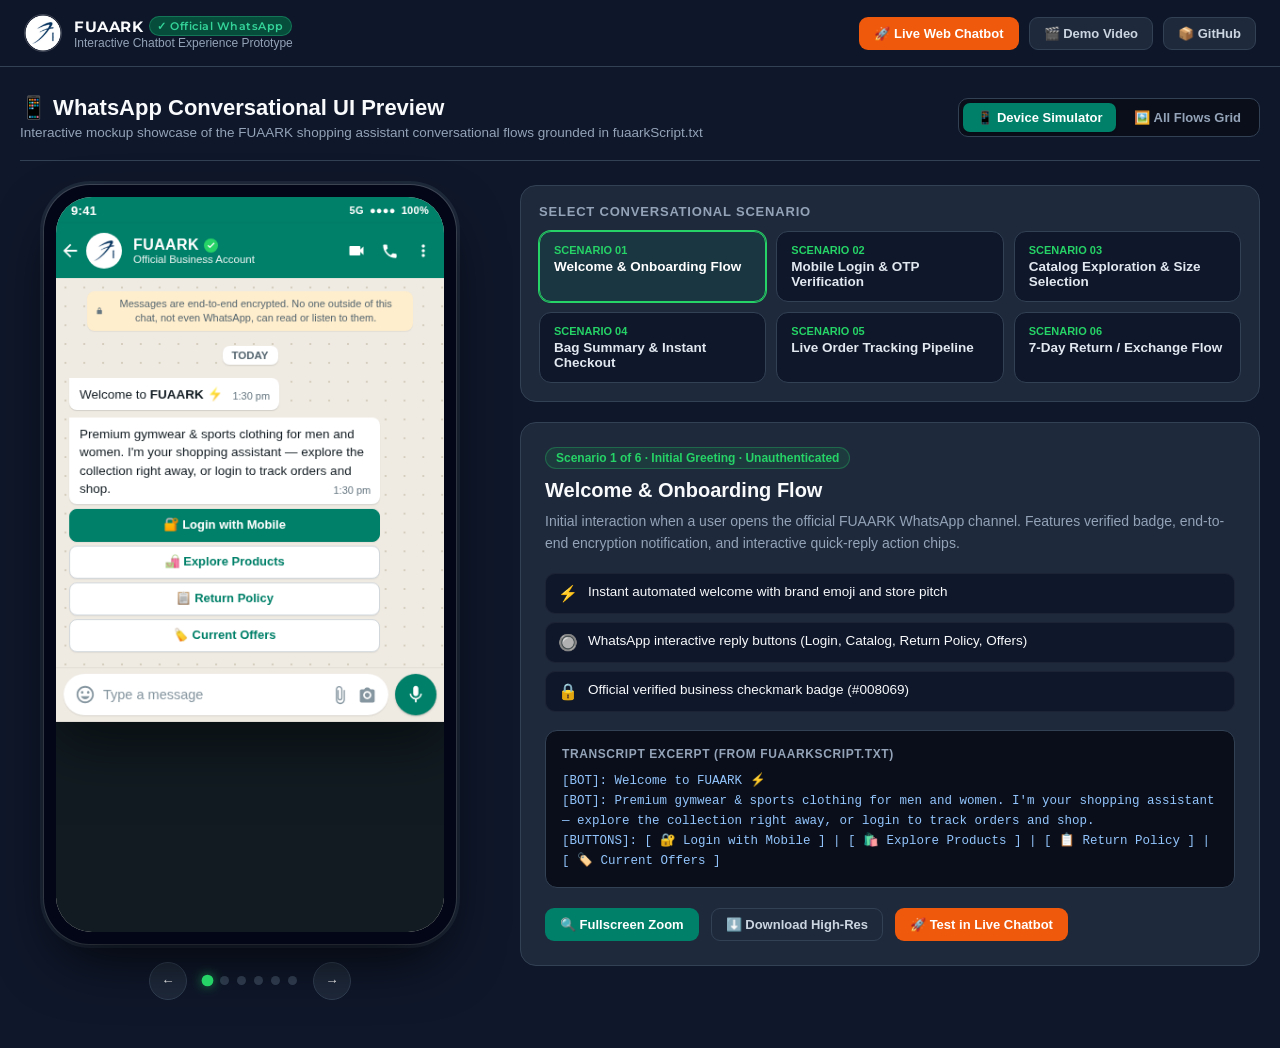
<file: ecommerce-chatbot-12/whatsapp-ss/index.html>
<!DOCTYPE html>
<html lang="en">
<head>
  <meta charset="UTF-8">
  <meta http-equiv="refresh" content="0; url=../whatsapp-preview/">
  <title>Redirecting to WhatsApp Preview...</title>
  <script>
    window.location.replace("../whatsapp-preview/");
  </script>
</head>
<body style="font-family: -apple-system, sans-serif; background: #0f172a; color: #fff; display: grid; place-items: center; min-height: 100vh;">
  <p>Redirecting to <a href="../whatsapp-preview/" style="color: #25d366;">WhatsApp Preview</a>...</p>
</body>
</html>
</file>
<file: ecommerce-chatbot-12/css/styles.css>
/* ============================================================
   FUAARK Shopping Assistant — prototype styles
   Theme matched to fuaark.com:
   light #ededed/#fff surfaces · #141416 ink · #ef590c orange
   accents · #dbff00 lime cart badge · Archivo/Montserrat type
   Mobile-sized block, embeddable via iframe.
   ============================================================ */

:root {
  --bg: #ededed;
  --surface: #ffffff;
  --surface-2: #f5f5f5;
  --surface-3: #ececec;
  --line: #e4e4e4;
  --ink: #141416;
  --muted: #808080;
  --accent: #ef590c;
  --accent-dark: #d34e0a;
  --accent-soft: #ffeee5;
  --lime: #dbff00;
  --ok: #128a4d;
  --warn: #b07908;
  --danger: #d4151a;
  --radius: 16px;
  --shadow: 0 24px 70px rgba(20, 20, 22, 0.22);
  --font-body: "Archivo", sans-serif;
  --font-display: "Montserrat", sans-serif;
}

* { margin: 0; padding: 0; box-sizing: border-box; }

html, body { height: 100%; }

body {
  font-family: var(--font-body);
  background:
    radial-gradient(700px 420px at 50% -10%, rgba(239, 89, 12, 0.10), transparent 65%),
    var(--bg);
  color: var(--ink);
  -webkit-font-smoothing: antialiased;
  display: flex;
  align-items: center;
  justify-content: center;
  overflow: hidden;
}

/* ---------------- Mobile-sized chat block ---------------- */

.chat-shell {
  width: min(400px, 100vw);
  height: min(740px, 100dvh);
  display: flex;
  flex-direction: column;
  background: var(--surface);
  overflow: hidden;
  box-shadow: var(--shadow);
  border: 1px solid var(--line);
  border-radius: 22px;
}

/* Header */

.chat-header {
  display: flex;
  align-items: center;
  justify-content: space-between;
  padding: 14px 16px;
  border-bottom: 1px solid var(--line);
  background: var(--surface);
  flex: none;
}

.peer { display: flex; align-items: center; gap: 11px; }

.peer-avatar {
  position: relative;
  width: 40px; height: 40px;
  display: flex;
  align-items: center;
  justify-content: center;
  border-radius: 50%;
  background: var(--surface);
  border: 1px solid var(--line);
  box-shadow: 0 1px 3px rgba(0, 0, 0, 0.06);
  flex: none;
}
.peer-avatar-img {
  width: 100%;
  height: 100%;
  border-radius: 50%;
  object-fit: cover;
  display: block;
}
.peer-dot {
  position: absolute; right: -1px; bottom: -1px;
  width: 11px; height: 11px;
  border-radius: 50%;
  background: var(--ok);
  border: 2.5px solid var(--surface);
  z-index: 2;
}
.peer-meta strong {
  font-family: var(--font-display);
  font-size: 13.5px;
  font-weight: 800;
  letter-spacing: 0.8px;
  display: block;
  text-transform: uppercase;
}
.peer-meta strong em {
  font-style: normal;
  color: var(--accent);
}
.peer-meta small { color: var(--muted); font-size: 11.5px; }

.header-actions { display: flex; gap: 7px; }
.icon-btn {
  position: relative;
  width: 36px; height: 36px;
  display: grid; place-items: center;
  border-radius: 10px;
  border: 1px solid var(--line);
  background: var(--surface-2);
  color: var(--ink);
  cursor: pointer;
  transition: 0.18s;
}
.icon-btn:hover { border-color: var(--ink); }
.bag-count {
  position: absolute; top: -6px; right: -6px;
  min-width: 17px; height: 17px;
  padding: 0 4px;
  border-radius: 999px;
  background: var(--lime);
  color: var(--ink);
  border: 1.5px solid var(--ink);
  font-size: 10px;
  font-weight: 800;
  display: grid; place-items: center;
}

/* Messages */

.messages {
  flex: 1;
  overflow-y: auto;
  padding: 20px 14px 8px;
  display: flex;
  flex-direction: column;
  gap: 12px;
  scroll-behavior: smooth;
  background: var(--surface-2);
}
.messages::-webkit-scrollbar { width: 6px; }
.messages::-webkit-scrollbar-thumb { background: #d3d3d3; border-radius: 8px; }

.day-divider {
  align-self: center;
  font-size: 10.5px;
  color: var(--muted);
  background: var(--surface);
  border: 1px solid var(--line);
  padding: 4px 12px;
  border-radius: 999px;
  margin-bottom: 2px;
}

.msg-row { display: flex; gap: 8px; max-width: 92%; animation: msg-in 0.32s cubic-bezier(0.22, 1, 0.36, 1) both; }
.msg-row.bot { align-self: flex-start; }
.msg-row.user { align-self: flex-end; flex-direction: row-reverse; }

@keyframes msg-in {
  from { opacity: 0; transform: translateY(12px) scale(0.97); }
  to   { opacity: 1; transform: translateY(0) scale(1); }
}

.msg-avatar {
  width: 26px; height: 26px;
  border-radius: 50%;
  background: var(--surface);
  border: 1px solid var(--line);
  display: flex;
  align-items: center;
  justify-content: center;
  flex: none;
  margin-top: 2px;
  overflow: hidden;
  box-shadow: 0 1px 2px rgba(0, 0, 0, 0.05);
}
.msg-avatar-img,
.msg-avatar img {
  width: 100%;
  height: 100%;
  border-radius: 50%;
  object-fit: cover;
  display: block;
}

.bubble {
  padding: 11px 14px;
  border-radius: var(--radius);
  font-size: 13.5px;
  line-height: 1.6;
  white-space: pre-line;
  word-break: break-word;
}
.bot .bubble {
  background: var(--surface);
  border: 1px solid var(--line);
  border-top-left-radius: 5px;
}
.user .bubble {
  background: var(--ink);
  border-top-right-radius: 5px;
  color: #fff;
}

.msg-time { display: block; font-size: 10px; color: #b2b2b2; margin-top: 4px; }
.user .msg-time { text-align: right; color: #b2b2b2; }

/* Typing indicator */

.typing { display: inline-flex; gap: 4px; padding: 5px 2px; }
.typing i {
  width: 6px; height: 6px;
  border-radius: 50%;
  background: var(--muted);
  animation: blink 1.2s infinite;
}
.typing i:nth-child(2) { animation-delay: 0.18s; }
.typing i:nth-child(3) { animation-delay: 0.36s; }
@keyframes blink { 0%, 70%, 100% { opacity: 0.25; transform: translateY(0); } 35% { opacity: 1; transform: translateY(-3px); } }

/* ---------------- Rich widgets in chat ---------------- */

.chip-list { display: flex; flex-wrap: wrap; gap: 7px; }
.chip {
  font-family: var(--font-body);
  font-size: 12.5px;
  font-weight: 600;
  padding: 8px 14px;
  border-radius: 999px;
  border: 1px solid var(--ink);
  background: var(--surface);
  color: var(--ink);
  cursor: pointer;
  transition: 0.16s;
  white-space: nowrap;
}
.chip:hover { background: var(--ink); color: #fff; }
.chip.accent { background: var(--accent); border-color: var(--accent); color: #fff; }
.chip.accent:hover { background: var(--accent-dark); border-color: var(--accent-dark); }

/* Product card */
.product-card {
  display: flex;
  gap: 12px;
  width: 100%;
  max-width: 320px;
  background: var(--surface);
  border: 1px solid var(--line);
  border-radius: var(--radius);
  padding: 10px;
  transition: 0.18s;
}
.product-card:hover { border-color: #c9c9c9; }

.product-thumb {
  width: 76px; height: 96px;
  border-radius: 10px;
  flex: none;
  display: grid; place-items: center;
  font-family: var(--font-display);
  font-weight: 800;
  font-size: 21px;
  color: rgba(255, 255, 255, 0.94);
  text-shadow: 0 2px 6px rgba(0, 0, 0, 0.3);
  overflow: hidden;
}

.product-info { display: flex; flex-direction: column; min-width: 0; flex: 1; }
.product-name { font-weight: 700; font-size: 12.5px; line-height: 1.4; }
.product-fit { font-size: 11px; color: var(--muted); margin-top: 2px; }
.product-price { margin-top: auto; font-family: var(--font-display); font-weight: 800; font-size: 14px; }
.product-price s { color: var(--muted); font-weight: 500; font-size: 11.5px; margin-left: 5px; }
.product-price .off { color: var(--accent); font-size: 10.5px; font-weight: 700; margin-left: 5px; }

.card-actions { display: flex; gap: 7px; margin-top: 8px; }
.mini-btn {
  font-family: var(--font-body);
  font-size: 11.5px;
  font-weight: 700;
  padding: 6px 12px;
  border-radius: 8px;
  border: 1px solid var(--ink);
  background: transparent;
  color: var(--ink);
  cursor: pointer;
  transition: 0.16s;
}
.mini-btn:hover { background: var(--ink); color: #fff; }
.mini-btn.solid { background: var(--accent); border-color: var(--accent); color: #fff; }
.mini-btn.solid:hover { background: var(--accent-dark); border-color: var(--accent-dark); }

/* Order card */
.order-card {
  width: 100%;
  max-width: 320px;
  background: var(--surface);
  border: 1px solid var(--line);
  border-radius: var(--radius);
  padding: 14px;
}
.order-head { display: flex; justify-content: space-between; align-items: center; margin-bottom: 8px; }
.order-id { font-family: var(--font-display); font-weight: 800; font-size: 13px; }
.status-pill {
  font-size: 10px; font-weight: 800;
  letter-spacing: 0.6px; text-transform: uppercase;
  padding: 4px 9px; border-radius: 999px;
}
.status-pill.delivered { background: #e6f6ee; color: var(--ok); }
.status-pill.transit { background: #fdf3dc; color: var(--warn); }

.order-item { display: flex; justify-content: space-between; gap: 8px; font-size: 12px; color: var(--muted); padding: 5px 0; border-top: 1px dashed var(--line); }
.order-total { display: flex; justify-content: space-between; font-size: 12.5px; font-weight: 700; color: var(--ink); padding-top: 7px; margin-top: 5px; border-top: 1px solid var(--line); }

/* Track steps */
.track-steps { display: flex; margin: 10px 0 2px; }
.track-step { flex: 1; text-align: center; position: relative; font-size: 9px; color: var(--muted); }
.track-step::before {
  content: "";
  display: block;
  width: 11px; height: 11px;
  margin: 0 auto 5px;
  border-radius: 50%;
  background: var(--surface);
  border: 2px solid #c9c9c9;
}
.track-step.done { color: var(--ink); font-weight: 600; }
.track-step.done::before { background: var(--accent); border-color: var(--accent); }
.track-step.done:not(:last-child)::after {
  content: "";
  position: absolute; top: 4px; left: calc(50% + 7px);
  width: calc(100% - 14px); height: 2px;
  background: var(--accent);
}

/* Info / policy block */
.info-block {
  width: 100%;
  max-width: 320px;
  background: var(--surface);
  border: 1px solid var(--line);
  border-left: 3px solid var(--accent);
  border-radius: 12px;
  padding: 13px 14px;
  font-size: 12.5px;
  line-height: 1.65;
}
.info-block h4 { font-family: var(--font-display); font-size: 12.5px; font-weight: 800; text-transform: uppercase; letter-spacing: 0.5px; margin-bottom: 6px; }
.info-block ul { padding-left: 16px; color: var(--muted); }
.info-block li { margin: 3px 0; }
.info-block li::marker { color: var(--accent); }
.info-block .foot { margin-top: 8px; font-size: 11px; color: var(--muted); }

/* Forms inside chat (phone / otp / checkout) */
.chat-form { display: flex; flex-direction: column; gap: 9px; margin-top: 4px; }

.phone-wrap { display: flex; gap: 7px; }
.phone-prefix {
  padding: 11px 12px;
  background: var(--surface-2);
  border: 1px solid var(--line);
  border-radius: 10px;
  color: var(--muted);
  font-size: 13.5px;
  flex: none;
}
.chat-form input[type="tel"], .chat-form input[type="text"], .chat-form input[type="number"] {
  width: 100%;
  padding: 11px 13px;
  border-radius: 10px;
  border: 1px solid var(--line);
  background: var(--surface-2);
  color: var(--ink);
  font-family: var(--font-body);
  font-size: 13.5px;
  outline: none;
  transition: 0.16s;
}
.chat-form input:focus { border-color: var(--accent); background: var(--surface); }
.chat-form input.err { border-color: var(--danger); animation: shake 0.3s; }
@keyframes shake { 25% { transform: translateX(-4px); } 75% { transform: translateX(4px); } }

.form-note { font-size: 11px; color: var(--muted); line-height: 1.55; }
.form-note b { color: var(--accent); cursor: pointer; }

/* OTP boxes */
.otp-row { display: flex; gap: 7px; }
.otp-box {
  width: 40px; height: 48px;
  text-align: center;
  font-size: 17px;
  font-weight: 800;
  font-family: var(--font-display);
  border-radius: 10px;
  border: 1px solid var(--line);
  background: var(--surface-2);
  color: var(--ink);
  outline: none;
  transition: 0.14s;
}
.otp-box:focus { border-color: var(--accent); box-shadow: 0 0 0 3px var(--accent-soft); }
.otp-box.filled { border-color: #b5b5b5; background: var(--surface); }

/* Big CTA inside chat */
.cta-btn {
  align-self: flex-start;
  font-family: var(--font-body);
  font-size: 13px;
  font-weight: 700;
  padding: 11px 20px;
  border-radius: 10px;
  border: none;
  background: var(--accent);
  color: #fff;
  cursor: pointer;
  transition: 0.18s;
}
.cta-btn:hover { background: var(--accent-dark); }
.cta-btn:disabled { opacity: 0.45; cursor: not-allowed; }
.cta-btn.ghost { background: var(--surface); border: 1px solid var(--ink); color: var(--ink); }
.cta-btn.ghost:hover { background: var(--ink); color: #fff; }

/* Success check */
.success-ring {
  width: 50px; height: 50px;
  border-radius: 50%;
  background: #e6f6ee;
  display: grid; place-items: center;
  color: var(--ok);
  margin-bottom: 10px;
}

/* Size picker */
.size-row { display: flex; gap: 6px; flex-wrap: wrap; }
.size-pill {
  min-width: 38px;
  padding: 7px 9px;
  text-align: center;
  font-size: 12px;
  font-weight: 700;
  font-family: var(--font-body);
  border-radius: 9px;
  border: 1px solid var(--line);
  background: var(--surface-2);
  color: var(--ink);
  cursor: pointer;
  transition: 0.14s;
}
.size-pill:hover { border-color: var(--ink); }
.size-pill.sel { background: var(--ink); border-color: var(--ink); color: #fff; }

/* ---------------- In-chat quick-reply options ---------------- */

.options-bubble {
  padding: 5px !important;
  min-width: 236px;
  max-width: 280px;
  display: flex;
  flex-direction: column;
  overflow: hidden;
  gap: 0;
}
.opt-btn {
  font-family: var(--font-body);
  font-size: 13px;
  font-weight: 600;
  padding: 10px 14px;
  border: none;
  border-bottom: 1px solid var(--line);
  background: transparent;
  color: var(--ink);
  cursor: pointer;
  text-align: center;
  transition: 0.14s;
}
.opt-btn:last-of-type { border-bottom: none; }
.opt-btn:hover:not(:disabled) { background: var(--surface-2); color: var(--accent); }
.opt-btn.accent { color: var(--accent); font-weight: 700; }
.opt-btn:disabled { color: #b5b5b5; cursor: default; }

/* ---------------- Composer ---------------- */

.composer {
  border-top: 1px solid var(--line);
  padding: 10px 12px 12px;
  background: var(--surface);
  flex: none;
}

.input-row { display: flex; gap: 8px; align-items: center; }

#composer-input {
  flex: 1;
  padding: 12px 15px;
  border-radius: 12px;
  border: 1px solid var(--line);
  background: var(--surface-2);
  color: var(--ink);
  font-family: var(--font-body);
  font-size: 13.5px;
  outline: none;
  transition: 0.16s;
}
#composer-input:focus { border-color: var(--accent); background: var(--surface); }
#composer-input:disabled { opacity: 0.5; cursor: not-allowed; }

.send-btn {
  width: 44px; height: 44px;
  flex: none;
  display: grid; place-items: center;
  border-radius: 12px;
  border: none;
  background: var(--ink);
  color: var(--lime);
  cursor: pointer;
  transition: 0.18s;
}
.send-btn:hover { background: var(--accent); color: #fff; }
.send-btn:disabled { opacity: 0.4; cursor: not-allowed; }

/* ---------------- Full-bleed on tiny viewports ---------------- */

@media (max-width: 480px), (max-height: 560px) {
  body { background: var(--surface-2); }
  .chat-shell {
    width: 100vw;
    height: 100dvh;
    border-radius: 0;
    border: none;
    box-shadow: none;
  }
}
</file>
